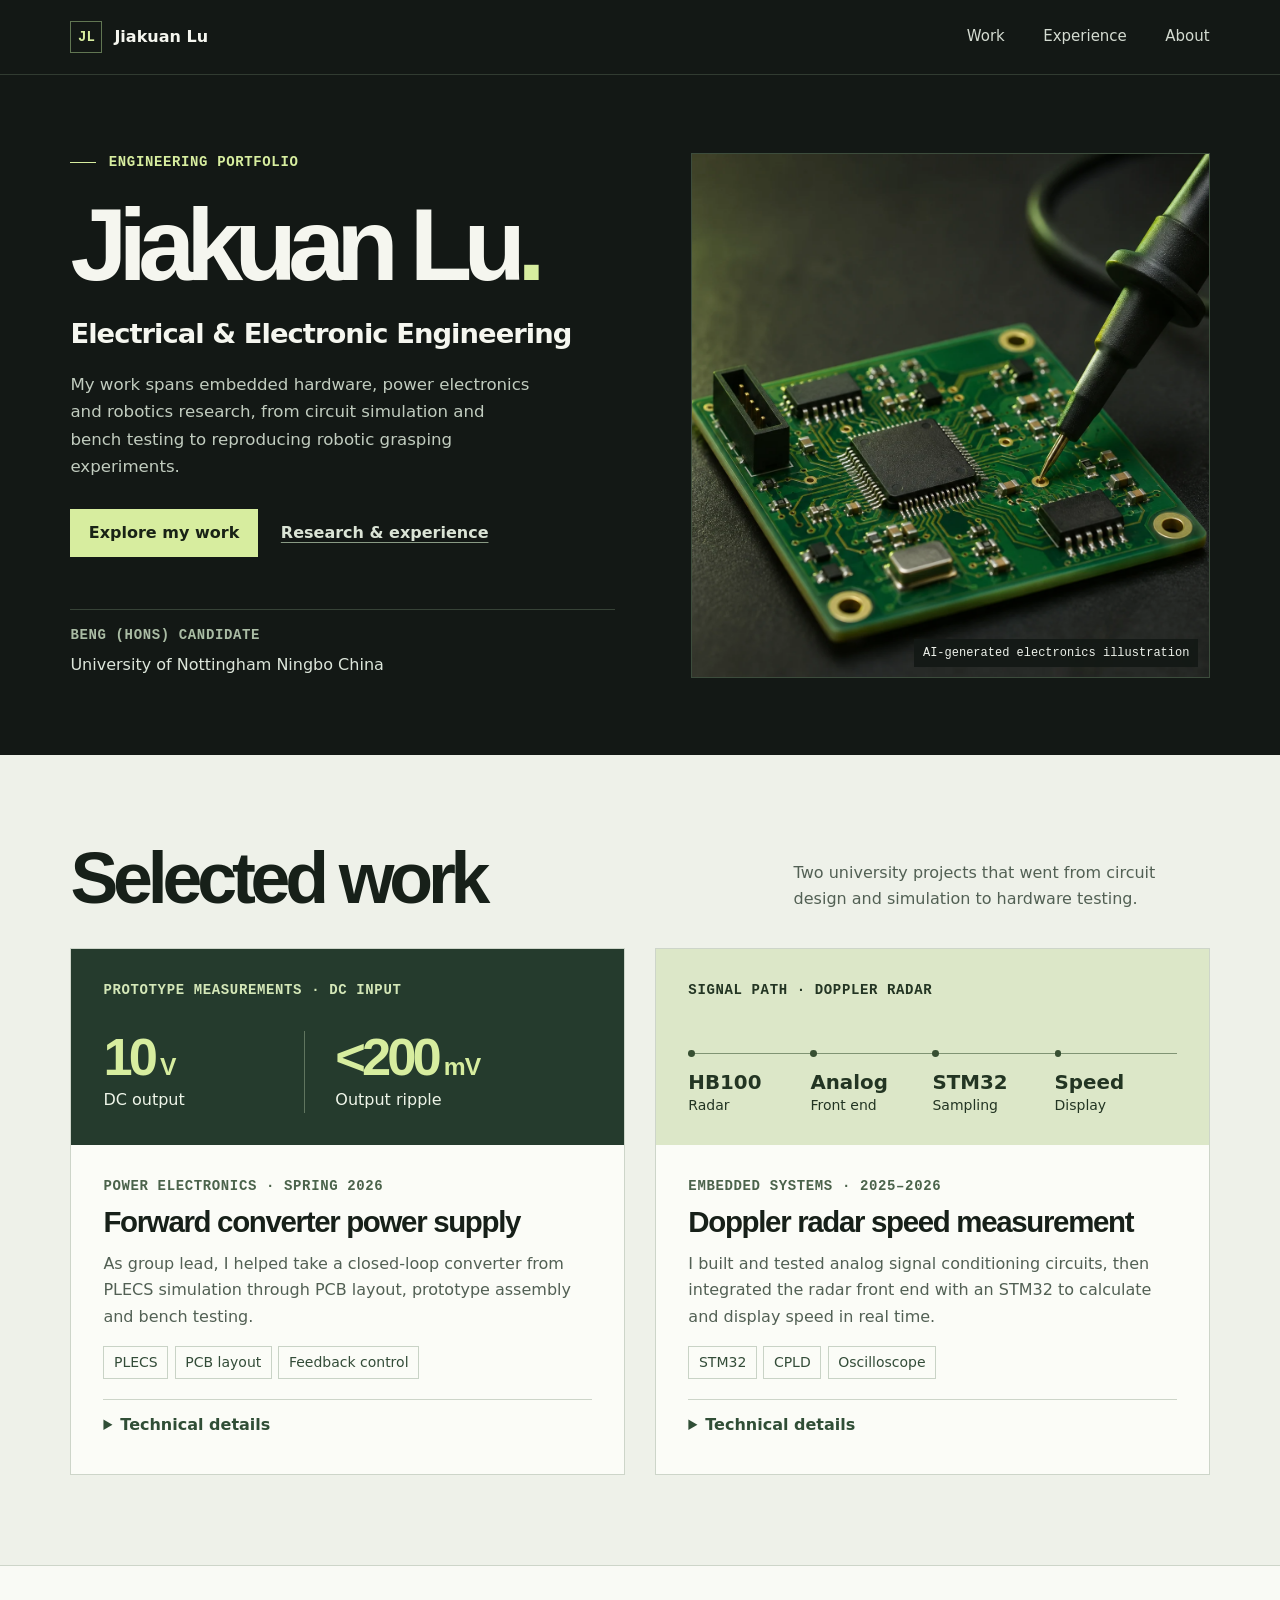
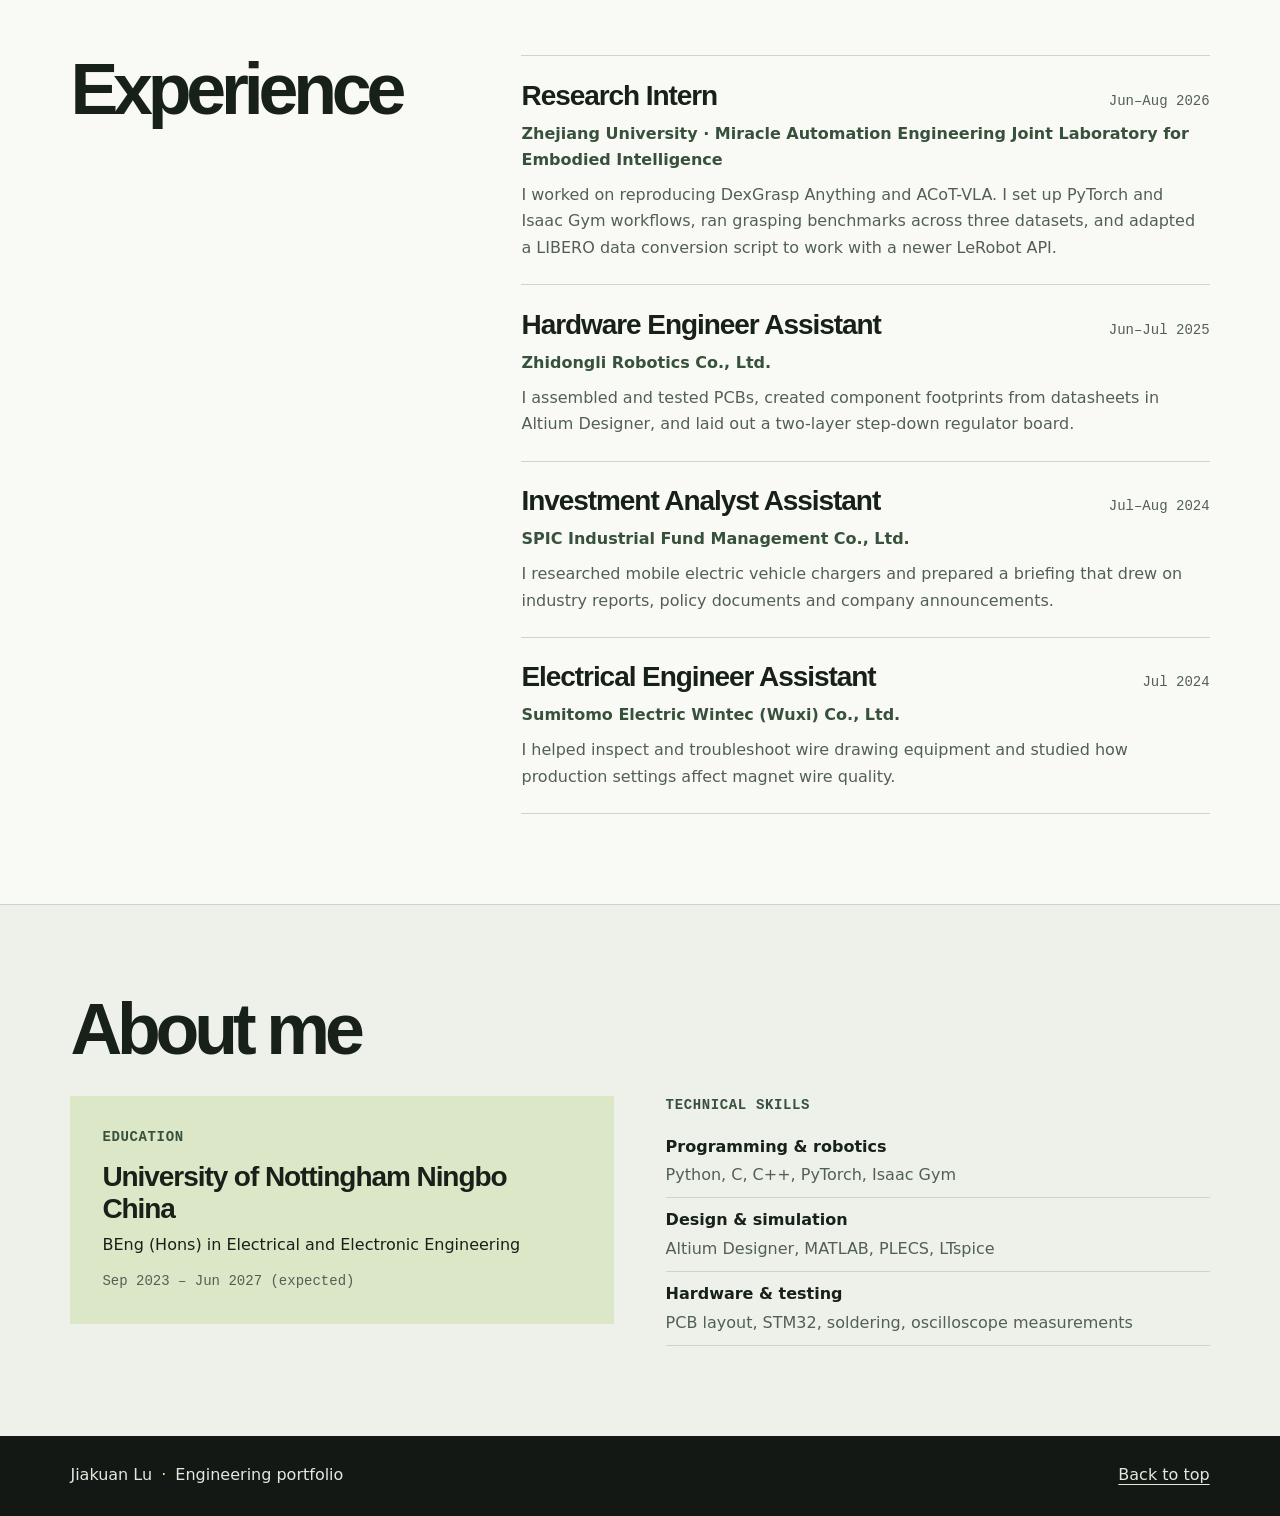
<file: version-1/index.html>
<!doctype html>
<html lang="en">
<head>
  <meta charset="utf-8">
  <meta name="viewport" content="width=device-width, initial-scale=1">
  <meta name="description" content="Jiakuan Lu, an electrical and electronic engineering student working across embedded hardware, power electronics and robotics research.">
  <meta name="theme-color" content="#131815">
  <title>Jiakuan Lu | Engineering Portfolio</title>
  <link rel="stylesheet" href="./styles.css">
</head>
<body>
  <a class="skip-link" href="#main">Skip to content</a>
  <header class="site-header" id="top">
    <div class="shell header-inner">
      <a class="wordmark" href="#top"><span class="monogram" aria-hidden="true">JL</span> <span>Jiakuan Lu</span></a>
      <nav aria-label="Main navigation">
        <a href="#work">Work</a>
        <a href="#experience">Experience</a>
        <a href="#about">About</a>
      </nav>
    </div>
  </header>

  <main id="main" tabindex="-1">
    <section class="hero" aria-labelledby="name">
      <div class="shell hero-grid">
        <div class="hero-copy">
          <p class="label hero-label">Engineering portfolio</p>
          <h1 id="name">Jiakuan Lu<span>.</span></h1>
          <p class="hero-role">Electrical &amp; Electronic Engineering</p>
          <p class="hero-intro">My work spans embedded hardware, power electronics and robotics research, from circuit simulation and bench testing to reproducing robotic grasping experiments.</p>
          <div class="hero-links">
            <a class="button" href="#work">Explore my work</a>
            <a class="secondary-link" href="#experience">Research &amp; experience</a>
          </div>
          <div class="hero-school">
            <span class="label">BEng (Hons) candidate</span>
            <span>University of Nottingham Ningbo China</span>
          </div>
        </div>
        <figure class="hero-figure">
          <img src="./assets/circuit-board.webp" width="1254" height="1254" alt="An oscilloscope probe touching a test pad on a printed circuit board" fetchpriority="high">
          <figcaption>AI-generated electronics illustration</figcaption>
        </figure>
      </div>
    </section>

    <section class="work section" id="work" aria-labelledby="work-title">
      <div class="shell">
        <div class="section-heading work-heading">
          <h2 id="work-title">Selected work</h2>
          <p>Two university projects that went from circuit design and simulation to hardware testing.</p>
        </div>
        <div class="project-grid">
          <article class="project">
            <div class="project-result converter-result">
              <p class="label">Prototype measurements · DC input</p>
              <dl class="measurements">
                <div><dt>DC output</dt><dd>10<span> V</span></dd></div>
                <div><dt>Output ripple</dt><dd>&lt;200<span> mV</span></dd></div>
              </dl>
            </div>
            <div class="project-body">
              <p class="label project-meta">Power electronics · Spring 2026</p>
              <h3>Forward converter power supply</h3>
              <p class="project-description">As group lead, I helped take a closed-loop converter from PLECS simulation through PCB layout, prototype assembly and bench testing.</p>
              <ul class="tags" aria-label="Tools and skills"><li>PLECS</li><li>PCB layout</li><li>Feedback control</li></ul>
              <details>
                <summary>Technical details</summary>
                <p>I designed Type I and Type III voltage controllers using the k-factor method and worked on the transformer and output inductor. In testing, the Type III design improved 100 Hz line ripple rejection by 37% compared with Type I.</p>
              </details>
            </div>
          </article>
          <article class="project">
            <div class="project-result radar-result">
              <p class="label">Signal path · Doppler radar</p>
              <ol class="signal-path" aria-label="Signal path from radar to display">
                <li><strong>HB100</strong><span>Radar</span></li>
                <li><strong>Analog</strong><span>Front end</span></li>
                <li><strong>STM32</strong><span>Sampling</span></li>
                <li><strong>Speed</strong><span>Display</span></li>
              </ol>
            </div>
            <div class="project-body">
              <p class="label project-meta">Embedded systems · 2025–2026</p>
              <h3>Doppler radar speed measurement</h3>
              <p class="project-description">I built and tested analog signal conditioning circuits, then integrated the radar front end with an STM32 to calculate and display speed in real time.</p>
              <ul class="tags" aria-label="Tools and skills"><li>STM32</li><li>CPLD</li><li>Oscilloscope</li></ul>
              <details>
                <summary>Technical details</summary>
                <p>I built an 80–1,200 Hz bandpass filter, an inverting amplifier and a Schmitt trigger comparator. I verified the analog response on an oscilloscope and used USART to debug ADC sampling and Doppler frequency extraction.</p>
              </details>
            </div>
          </article>
        </div>
      </div>
    </section>

    <section class="experience section" id="experience" aria-labelledby="experience-title">
      <div class="shell experience-grid">
        <div class="section-heading">
          <h2 id="experience-title">Experience</h2>
        </div>
        <ol class="experience-list">
          <li class="experience-item">
            <div class="experience-title"><h3>Research Intern</h3><p class="date">Jun–Aug 2026</p></div>
            <p class="organization">Zhejiang University · Miracle Automation Engineering Joint Laboratory for Embodied Intelligence</p>
            <p>I worked on reproducing DexGrasp Anything and ACoT-VLA. I set up PyTorch and Isaac Gym workflows, ran grasping benchmarks across three datasets, and adapted a LIBERO data conversion script to work with a newer LeRobot API.</p>
          </li>
          <li class="experience-item">
            <div class="experience-title"><h3>Hardware Engineer Assistant</h3><p class="date">Jun–Jul 2025</p></div>
            <p class="organization">Zhidongli Robotics Co., Ltd.</p>
            <p>I assembled and tested PCBs, created component footprints from datasheets in Altium Designer, and laid out a two-layer step-down regulator board.</p>
          </li>
          <li class="experience-item">
            <div class="experience-title"><h3>Investment Analyst Assistant</h3><p class="date">Jul–Aug 2024</p></div>
            <p class="organization">SPIC Industrial Fund Management Co., Ltd.</p>
            <p>I researched mobile electric vehicle chargers and prepared a briefing that drew on industry reports, policy documents and company announcements.</p>
          </li>
          <li class="experience-item">
            <div class="experience-title"><h3>Electrical Engineer Assistant</h3><p class="date">Jul 2024</p></div>
            <p class="organization">Sumitomo Electric Wintec (Wuxi) Co., Ltd.</p>
            <p>I helped inspect and troubleshoot wire drawing equipment and studied how production settings affect magnet wire quality.</p>
          </li>
        </ol>
      </div>
    </section>

    <section class="about section" id="about" aria-labelledby="about-title">
      <div class="shell">
        <div class="section-heading"><h2 id="about-title">About me</h2></div>
        <div class="about-grid">
          <div class="education">
            <p class="label">Education</p>
            <h3>University of Nottingham Ningbo China</h3>
            <p>BEng (Hons) in Electrical and Electronic Engineering</p>
            <p class="date">Sep 2023 – Jun 2027 (expected)</p>
          </div>
          <div class="skills">
            <h3 class="label">Technical skills</h3>
            <dl>
              <div><dt>Programming &amp; robotics</dt><dd>Python, C, C++, PyTorch, Isaac Gym</dd></div>
              <div><dt>Design &amp; simulation</dt><dd>Altium Designer, MATLAB, PLECS, LTspice</dd></div>
              <div><dt>Hardware &amp; testing</dt><dd>PCB layout, STM32, soldering, oscilloscope measurements</dd></div>
            </dl>
          </div>
        </div>
      </div>
    </section>
  </main>

  <footer class="footer">
    <div class="shell footer-inner"><p>Jiakuan Lu <span>·</span> Engineering portfolio</p><a href="#top">Back to top</a></div>
  </footer>
</body>
</html>
</file>
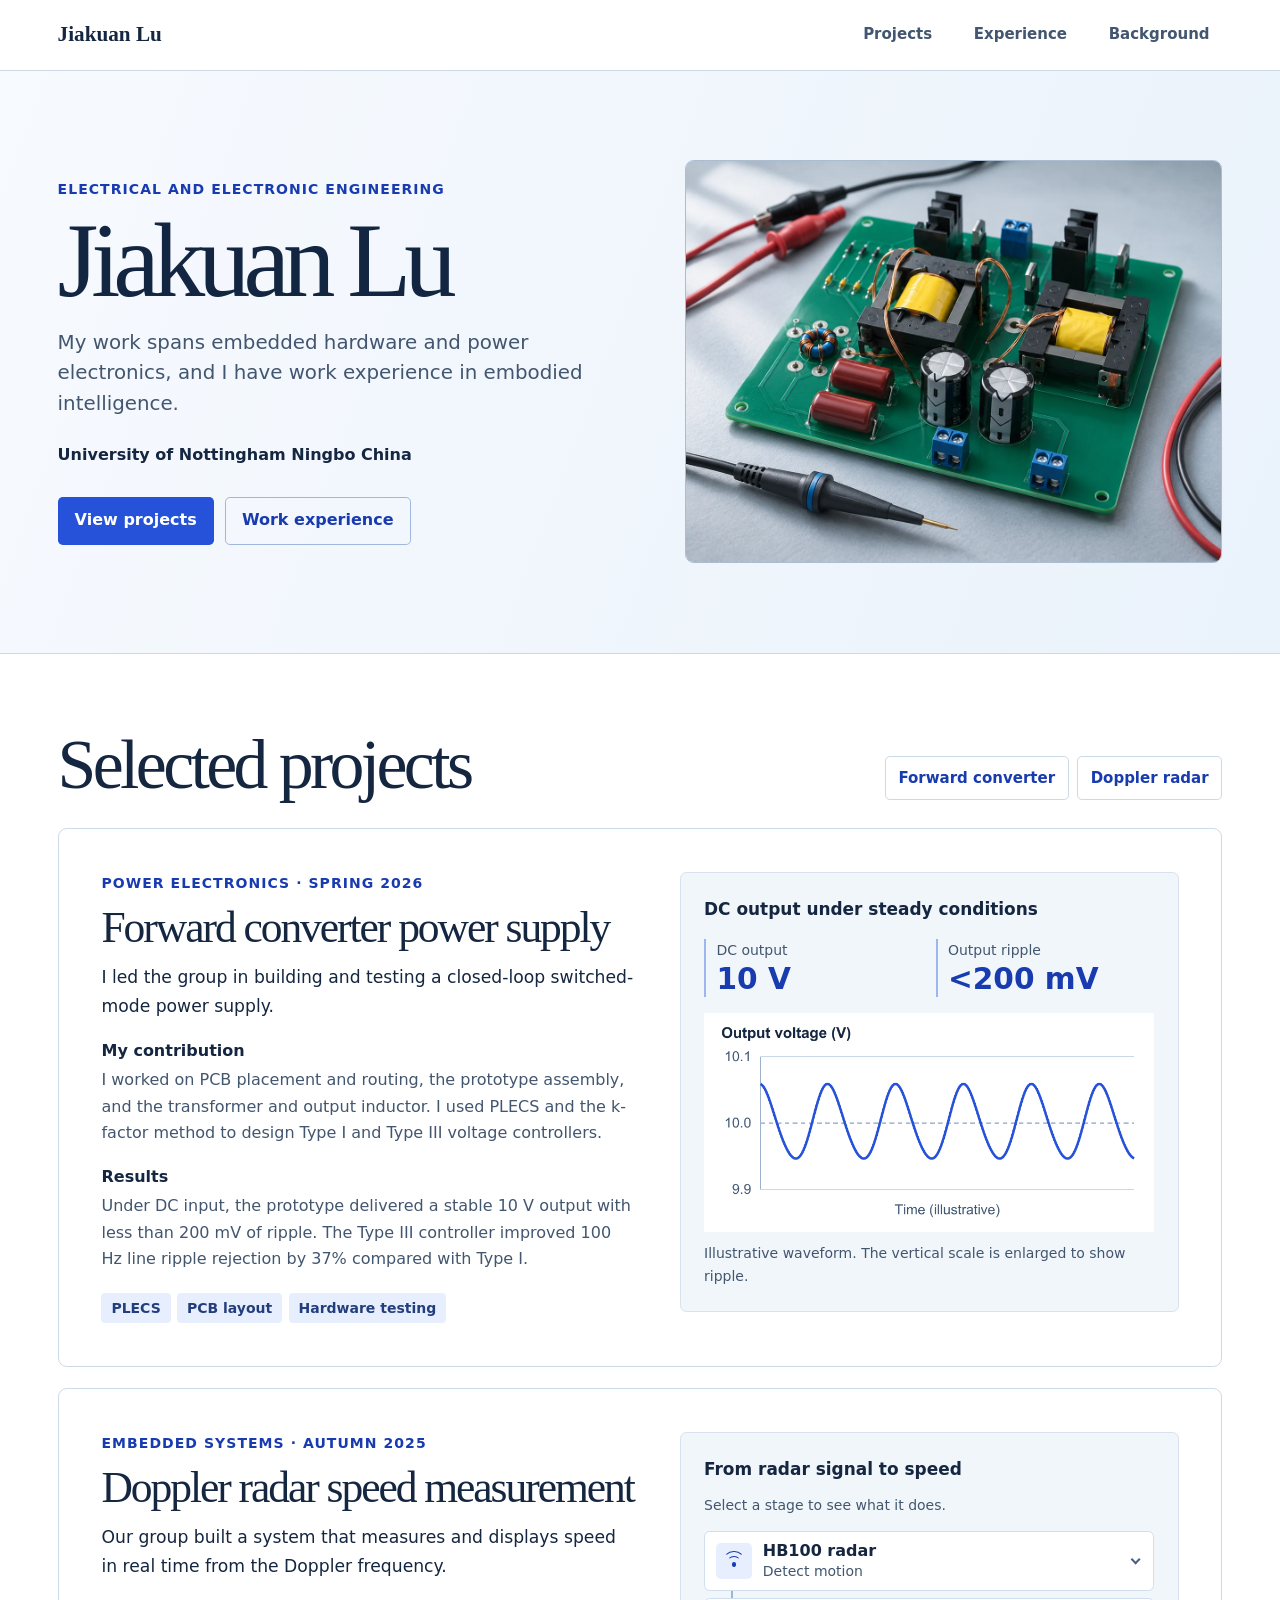
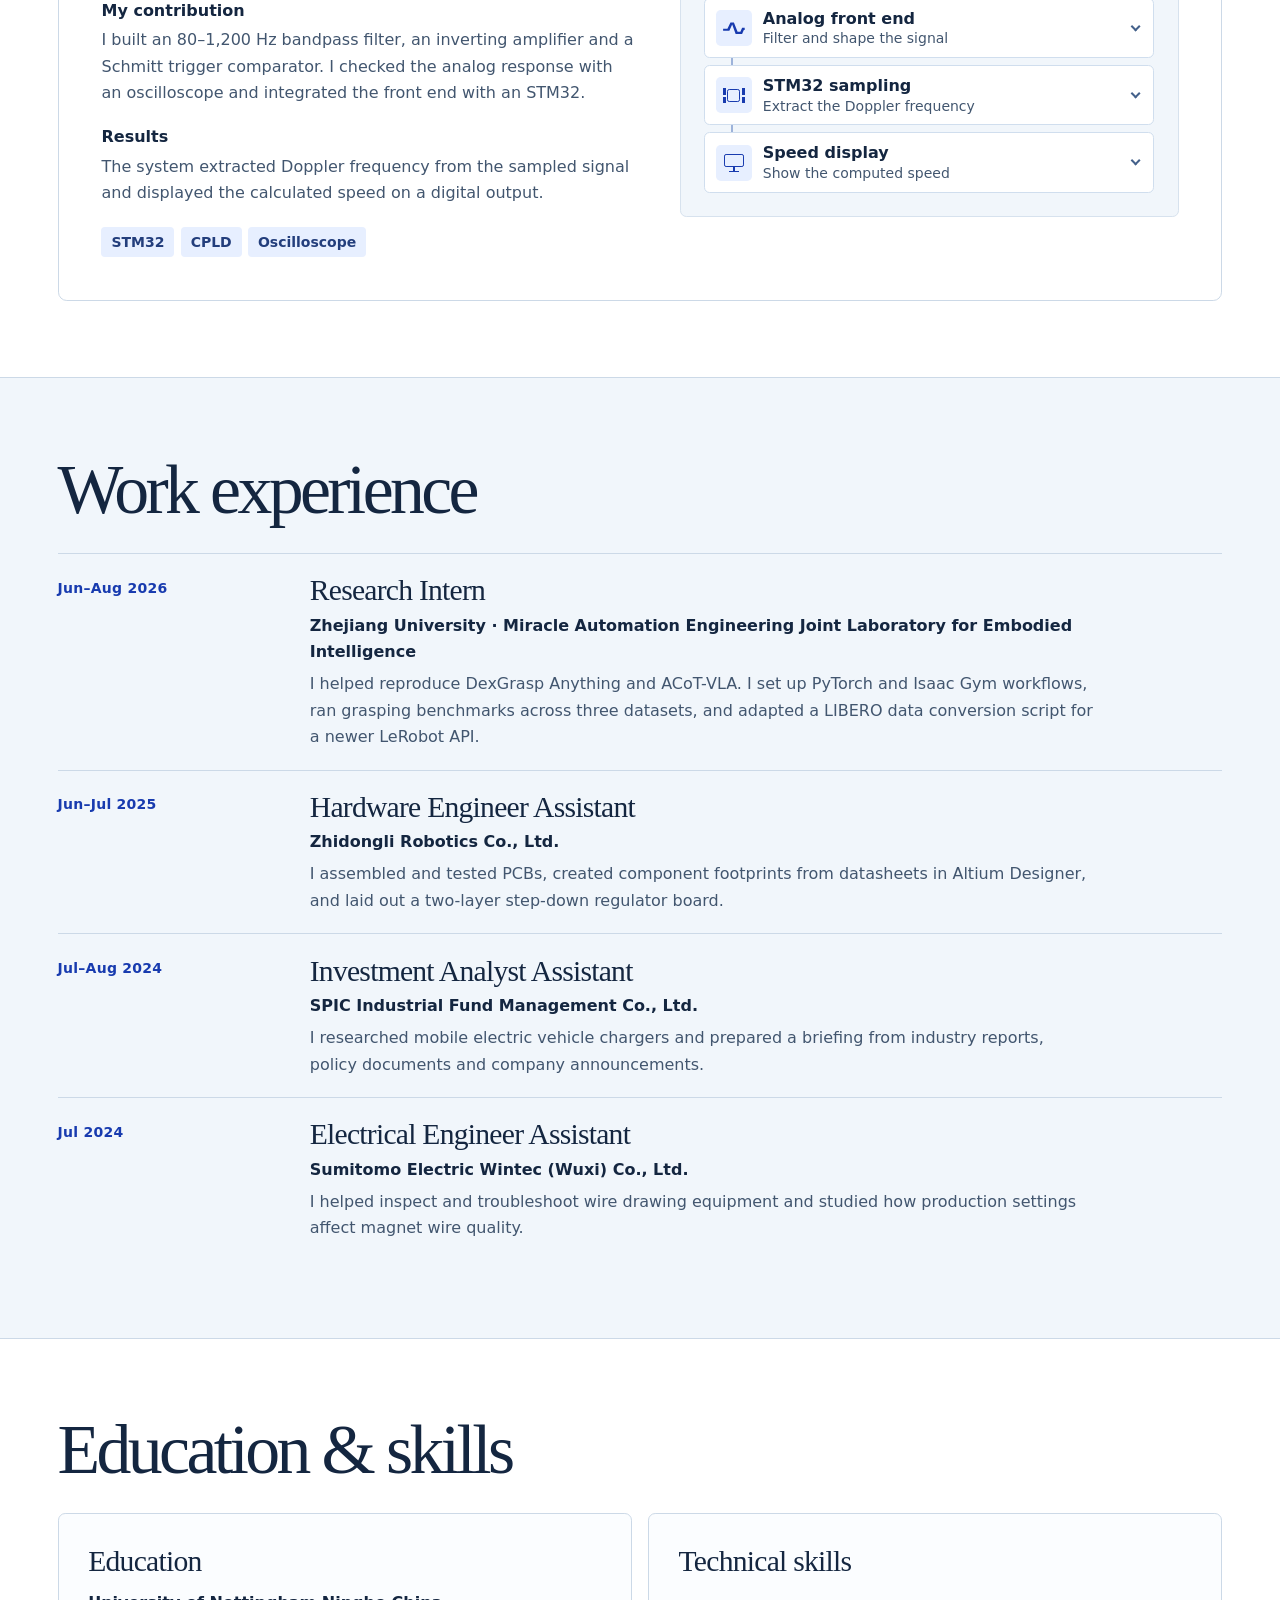
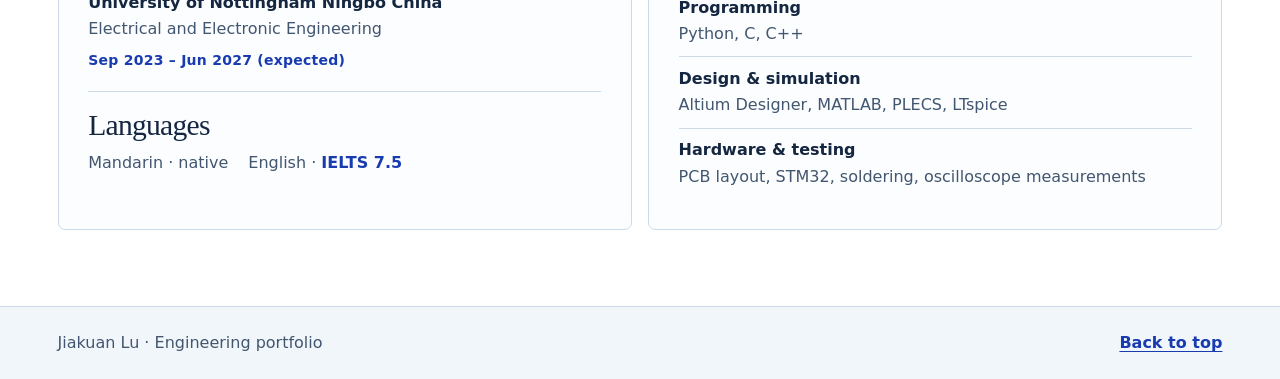
<file: version-2/index.html>
<!doctype html>
<html lang="en">
<head>
  <meta charset="utf-8">
  <meta name="viewport" content="width=device-width, initial-scale=1">
  <meta name="description" content="Jiakuan Lu, an Electrical and Electronic Engineering student at the University of Nottingham Ningbo China.">
  <meta name="theme-color" content="#f1f6fb">
  <title>Jiakuan Lu | Engineering Portfolio</title>
  <link rel="stylesheet" href="./styles.css">
  <script src="./navigation.js" defer></script>
</head>
<body>
  <a class="skip-link" href="#main">Skip to content</a>
  <header class="site-header" id="site-header">
    <div class="shell header-inner">
      <a class="wordmark" href="#home" aria-current="location">Jiakuan Lu</a>
      <nav aria-label="Main navigation">
        <a href="#projects">Projects</a>
        <a href="#experience">Experience</a>
        <a href="#background">Background</a>
      </nav>
    </div>
  </header>

  <main id="main" tabindex="-1">
    <section class="hero" id="home" aria-labelledby="name">
      <div class="shell hero-grid">
        <div class="hero-copy">
          <p class="eyebrow">Electrical and Electronic Engineering</p>
          <h1 id="name">Jiakuan Lu</h1>
          <p class="intro">My work spans embedded hardware and power electronics, and I have work experience in embodied intelligence.</p>
          <p class="university">University of Nottingham Ningbo China</p>
          <div class="hero-links">
            <a class="button primary" href="#projects">View projects</a>
            <a class="button secondary" href="#experience">Work experience</a>
          </div>
        </div>
        <img class="hero-photo" src="./assets/converter-lab.webp" width="1200" height="900" alt="Illustration of a converter board with transformers, capacitors, and test leads on a lab bench" fetchpriority="high">
      </div>
    </section>

    <section class="section" id="projects" aria-labelledby="projects-title">
      <div class="shell">
        <header class="section-heading project-heading">
          <h2 id="projects-title">Selected projects</h2>
          <nav class="project-index" aria-label="Jump to a project">
            <a href="#forward-converter">Forward converter</a>
            <a href="#doppler-radar">Doppler radar</a>
          </nav>
        </header>

        <article class="project" id="forward-converter" aria-labelledby="converter-title">
          <div class="project-copy">
            <p class="eyebrow">Power electronics · Spring 2026</p>
            <h3 id="converter-title">Forward converter power supply</h3>
            <p class="project-lead">I led the group in building and testing a closed-loop switched-mode power supply.</p>
            <div class="project-detail">
              <h4>My contribution</h4>
              <p>I worked on PCB placement and routing, the prototype assembly, and the transformer and output inductor. I used PLECS and the k-factor method to design Type I and Type III voltage controllers.</p>
            </div>
            <div class="project-detail">
              <h4>Results</h4>
              <p>Under DC input, the prototype delivered a stable 10 V output with less than 200 mV of ripple. The Type III controller improved 100 Hz line ripple rejection by 37% compared with Type I.</p>
            </div>
            <ul class="tags" aria-label="Tools and skills"><li>PLECS</li><li>PCB layout</li><li>Hardware testing</li></ul>
          </div>
          <figure class="project-visual waveform">
            <h4>DC output under steady conditions</h4>
            <dl class="readouts" aria-label="Prototype results under DC input">
              <div><dt>DC output</dt><dd>10 V</dd></div>
              <div><dt>Output ripple</dt><dd>&lt;200 mV</dd></div>
            </dl>
            <img src="./assets/converter-waveform.png" width="813" height="396" alt="An illustrative output voltage trace with small periodic ripple around 10 V">
            <figcaption>Illustrative waveform. The vertical scale is enlarged to show ripple.</figcaption>
          </figure>
        </article>

        <article class="project" id="doppler-radar" aria-labelledby="radar-title">
          <div class="project-copy">
            <p class="eyebrow">Embedded systems · Autumn 2025</p>
            <h3 id="radar-title">Doppler radar speed measurement</h3>
            <p class="project-lead">Our group built a system that measures and displays speed in real time from the Doppler frequency.</p>
            <div class="project-detail">
              <h4>My contribution</h4>
              <p>I built an 80–1,200 Hz bandpass filter, an inverting amplifier and a Schmitt trigger comparator. I checked the analog response with an oscilloscope and integrated the front end with an STM32.</p>
            </div>
            <div class="project-detail">
              <h4>Results</h4>
              <p>The system extracted Doppler frequency from the sampled signal and displayed the calculated speed on a digital output.</p>
            </div>
            <ul class="tags" aria-label="Tools and skills"><li>STM32</li><li>CPLD</li><li>Oscilloscope</li></ul>
          </div>
          <div class="project-visual signal" role="group" aria-labelledby="signal-title">
            <h4 id="signal-title">From radar signal to speed</h4>
            <p class="visual-help">Select a stage to see what it does.</p>
            <ol class="signal-flow">
              <li><details name="signal-stage"><summary><span class="stage-icon radar-icon" aria-hidden="true"><i></i></span><span><strong>HB100 radar</strong><small>Detect motion</small></span></summary><p>The radar provides a low-frequency Doppler signal when a target moves.</p></details></li>
              <li><details name="signal-stage"><summary><span class="stage-icon filter-icon" aria-hidden="true"><i></i></span><span><strong>Analog front end</strong><small>Filter and shape the signal</small></span></summary><p>The bandpass filter and amplifier condition the signal. A Schmitt trigger shapes the waveform.</p></details></li>
              <li><details name="signal-stage"><summary><span class="stage-icon chip-icon" aria-hidden="true"><i></i></span><span><strong>STM32 sampling</strong><small>Extract the Doppler frequency</small></span></summary><p>The microcontroller samples the signal with its ADC. I used USART to debug sampling and frequency extraction.</p></details></li>
              <li><details name="signal-stage"><summary><span class="stage-icon display-icon" aria-hidden="true"><i></i></span><span><strong>Speed display</strong><small>Show the computed speed</small></span></summary><p>The system converts the Doppler frequency into a speed and updates the display in real time.</p></details></li>
            </ol>
          </div>
        </article>
      </div>
    </section>

    <section class="section experience" id="experience" aria-labelledby="experience-title">
      <div class="shell">
        <header class="section-heading"><h2 id="experience-title">Work experience</h2></header>
        <ol class="experience-list">
          <li>
            <p class="date">Jun–Aug 2026</p>
            <div><h3>Research Intern</h3><p class="organization">Zhejiang University · Miracle Automation Engineering Joint Laboratory for Embodied Intelligence</p><p>I helped reproduce DexGrasp Anything and ACoT-VLA. I set up PyTorch and Isaac Gym workflows, ran grasping benchmarks across three datasets, and adapted a LIBERO data conversion script for a newer LeRobot API.</p></div>
          </li>
          <li>
            <p class="date">Jun–Jul 2025</p>
            <div><h3>Hardware Engineer Assistant</h3><p class="organization">Zhidongli Robotics Co., Ltd.</p><p>I assembled and tested PCBs, created component footprints from datasheets in Altium Designer, and laid out a two-layer step-down regulator board.</p></div>
          </li>
          <li>
            <p class="date">Jul–Aug 2024</p>
            <div><h3>Investment Analyst Assistant</h3><p class="organization">SPIC Industrial Fund Management Co., Ltd.</p><p>I researched mobile electric vehicle chargers and prepared a briefing from industry reports, policy documents and company announcements.</p></div>
          </li>
          <li>
            <p class="date">Jul 2024</p>
            <div><h3>Electrical Engineer Assistant</h3><p class="organization">Sumitomo Electric Wintec (Wuxi) Co., Ltd.</p><p>I helped inspect and troubleshoot wire drawing equipment and studied how production settings affect magnet wire quality.</p></div>
          </li>
        </ol>
      </div>
    </section>

    <section class="section" id="background" aria-labelledby="background-title">
      <div class="shell">
        <header class="section-heading"><h2 id="background-title">Education &amp; skills</h2></header>
        <div class="background-grid">
          <div class="background-card">
            <h3>Education</h3>
            <p class="school">University of Nottingham Ningbo China</p>
            <p>Electrical and Electronic Engineering</p>
            <p class="date">Sep 2023 – Jun 2027 (expected)</p>
            <h3 class="language-title">Languages</h3>
            <ul class="language-list"><li>Mandarin · native</li><li>English · <strong>IELTS 7.5</strong></li></ul>
          </div>
          <div class="background-card">
            <h3>Technical skills</h3>
            <dl class="skills-list">
              <div><dt>Programming</dt><dd>Python, C, C++</dd></div>
              <div><dt>Design &amp; simulation</dt><dd>Altium Designer, MATLAB, PLECS, LTspice</dd></div>
              <div><dt>Hardware &amp; testing</dt><dd>PCB layout, STM32, soldering, oscilloscope measurements</dd></div>
            </dl>
          </div>
        </div>
      </div>
    </section>
  </main>

  <footer class="site-footer">
    <div class="shell footer-inner"><p>Jiakuan Lu · Engineering portfolio</p><a href="#home">Back to top</a></div>
  </footer>
</body>
</html>
</file>
<file: version-1/styles.css>
:root {
  color-scheme: light;
  --ink: #172019;
  --paper: #eef1e9;
  --dark: #131815;
  --light: #f5f6ef;
  --accent: #d7ed9f;
  --subtle: #526054;
  --line: #cdd5c9;
  --body-font: "Segoe UI", system-ui, sans-serif;
  --display-font: Arial, Helvetica, sans-serif;
  --mono-font: ui-monospace, "Cascadia Mono", Consolas, monospace;
}

*, *::before, *::after { box-sizing: border-box; }
html { scroll-behavior: smooth; }
body { margin: 0; color: var(--ink); background: var(--paper); font: 1rem/1.65 var(--body-font); }
h1, h2, h3, p, ol, ul, dl, dd, figure { margin: 0; }
a { color: inherit; text-underline-offset: .24em; }
a, summary { -webkit-tap-highlight-color: transparent; }
:focus-visible { outline: 3px solid currentColor; outline-offset: 5px; }
img { display: block; width: 100%; }
.shell { width: min(79rem, calc(100% - clamp(2.25rem, 11vw, 10rem))); margin-inline: auto; }
.label { font: 600 .875rem/1.4 var(--mono-font); letter-spacing: .045em; text-transform: uppercase; }
.skip-link { position: fixed; z-index: 3; top: .5rem; left: .5rem; padding: .6rem 1rem; transform: translateY(-180%); background: var(--accent); color: var(--dark); }
.skip-link:focus { transform: translateY(0); }

.site-header, .hero, .footer { background: var(--dark); color: var(--light); }
.site-header { border-bottom: 1px solid #313b31; }
.header-inner { display: flex; justify-content: space-between; align-items: center; gap: 1.25rem; min-height: 4.6rem; }
.wordmark { display: inline-flex; align-items: center; gap: .75rem; font-weight: 650; text-decoration: none; white-space: nowrap; }
.monogram { display: grid; place-items: center; width: 2rem; height: 2rem; border: 1px solid #617652; color: var(--accent); font: 600 .875rem/1 var(--mono-font); }
.header-inner nav { display: flex; align-items: center; gap: clamp(.85rem, 3vw, 2.5rem); }
.header-inner nav a { display: flex; align-items: center; min-height: 2.75rem; color: #d4dbd1; text-decoration: none; font-size: .9375rem; }
.header-inner nav a:hover { color: var(--accent); text-decoration: underline; }

.hero { padding-block: clamp(3rem, 6.1vw, 6rem) clamp(3.5rem, 6vw, 5.75rem); }
.hero-grid { display: grid; grid-template-columns: minmax(0, 1.05fr) minmax(0, 1fr); align-items: center; gap: clamp(2.5rem, 6vw, 6rem); }
.hero-copy { min-width: 0; }
.hero-label { display: flex; align-items: center; gap: .8rem; margin-bottom: 1.45rem; color: var(--accent); }
.hero-label::before { content: ""; width: 1.6rem; height: 1px; background: currentColor; }
.hero h1 { font: 750 clamp(4.3rem, 8vw, 8.4rem)/.98 var(--display-font); letter-spacing: -.086em; }
.hero h1 span { color: var(--accent); }
.hero-role { margin-top: 1.3rem; font-size: clamp(1.125rem, 2.14vw, 1.78rem); line-height: 1.25; font-weight: 650; letter-spacing: -.035em; }
.hero-intro { max-width: 29rem; margin-top: 1.25rem; color: #c1ccbf; font-size: clamp(1rem, 1.3vw, 1.125rem); }
.hero-links { display: flex; align-items: center; flex-wrap: wrap; gap: .75rem 1.45rem; margin-top: 1.8rem; }
.button, .secondary-link { display: inline-flex; align-items: center; min-height: 3rem; font-weight: 650; }
.button { padding: .6rem 1.15rem; color: #192316; background: var(--accent); text-decoration: none; }
.button:hover { background: #e7f6be; }
.button:focus-visible { outline-color: var(--accent); }
.secondary-link { color: #dbe4d6; text-decoration-color: #899a84; }
.secondary-link:hover { color: var(--accent); text-decoration-color: currentColor; }
.hero-school { display: grid; gap: .35rem; margin-top: clamp(2rem, 4vw, 3.5rem); padding-top: 1.05rem; border-top: 1px solid #374337; color: #dde6db; }
.hero-school .label { color: #aabca4; }
.hero-figure { position: relative; align-self: stretch; min-height: 29rem; background: #212c23; border: 1px solid #3c4c3c; }
.hero-figure img { position: absolute; inset: 0; height: 100%; object-fit: cover; object-position: 50% 54%; }
.hero-figure figcaption { position: absolute; right: .65rem; bottom: .65rem; padding: .35rem .55rem; background: #131815ed; color: #edf1ea; font: .75rem/1.35 var(--mono-font); }

.section { padding-block: clamp(3.8rem, 7vw, 6.75rem); }
.section-heading h2 { font: 740 clamp(2.65rem, 5.6vw, 5rem)/.95 var(--display-font); letter-spacing: -.072em; }
.section-heading > p { color: var(--subtle); max-width: 26rem; }
.work-heading { display: flex; justify-content: space-between; align-items: end; gap: 1.25rem 2.5rem; margin-bottom: 2.25rem; }
.project-grid { display: grid; grid-template-columns: repeat(2, minmax(0, 1fr)); gap: clamp(1rem, 2.4vw, 2rem); align-items: start; }
.project { min-width: 0; border: 1px solid var(--line); background: #fbfcf7; }
.project-result { display: flex; min-height: 12.25rem; flex-direction: column; justify-content: space-between; gap: 1.25rem; padding: clamp(1.05rem, 3vw, 2rem); }
.converter-result { background: #253b2d; color: #eff5e9; }
.converter-result .label { color: #d4e7b8; }
.measurements { display: grid; grid-template-columns: .82fr 1.18fr; }
.measurements > div { display: flex; flex-direction: column-reverse; min-width: 0; }
.measurements > div + div { border-left: 1px solid #60755f; padding-left: clamp(.75rem, 2.4vw, 2rem); }
.measurements dt { margin-top: .2rem; }
.measurements dd { color: var(--accent); font: 720 clamp(2.4rem, 4.1vw, 4.25rem)/1 var(--display-font); letter-spacing: -.075em; white-space: nowrap; }
.measurements dd span { font-size: .47em; letter-spacing: -.035em; }
.radar-result { background: #dce7c8; color: #233523; }
.signal-path { display: grid; grid-template-columns: repeat(4, minmax(0, 1fr)); list-style: none; padding: 0; }
.signal-path li { position: relative; display: grid; gap: .14rem; min-width: 0; border-top: 1px solid #809474; padding: 1.05rem .65rem 0 0; }
.signal-path li::before { position: absolute; top: -.24rem; left: 0; width: .43rem; height: .43rem; background: #374f32; border-radius: 50%; content: ""; }
.signal-path strong { font-size: clamp(.95rem, 1.55vw, 1.3rem); line-height: 1.2; }
.signal-path span { font-size: .875rem; line-height: 1.2; }
.project-body { padding: clamp(1.05rem, 3vw, 2rem); }
.project-meta { color: #4b634b; }
.project-body h3 { margin-top: .55rem; font: 710 clamp(1.55rem, 2.3vw, 2.2rem)/1.12 var(--display-font); letter-spacing: -.045em; }
.project-description { min-height: 4.9rem; margin-top: .75rem; color: var(--subtle); }
.tags { display: flex; flex-wrap: wrap; gap: .4rem; margin-block: 1rem 1.25rem; padding: 0; list-style: none; }
.tags li { padding: .24rem .6rem; border: 1px solid #c9d3c6; color: #334c38; font-size: .875rem; }
details { border-top: 1px solid var(--line); }
summary { width: fit-content; padding: .75rem .25rem .25rem 0; color: #304e36; cursor: pointer; font-weight: 650; }
summary:hover { text-decoration: underline; }
details p { padding-top: .5rem; color: var(--subtle); }

.experience { border-top: 1px solid var(--line); background: #f9faf5; }
.experience-grid { display: grid; grid-template-columns: minmax(0, .72fr) minmax(0, 1.28fr); align-items: start; gap: 2.3rem clamp(2rem, 5vw, 5rem); }
.experience-list { list-style: none; padding: 0; border-top: 1px solid var(--line); }
.experience-item { padding-block: 1.45rem; border-bottom: 1px solid var(--line); }
.experience-title { display: flex; flex-wrap: wrap; justify-content: space-between; align-items: baseline; gap: .4rem 1rem; }
.experience-title h3, .education h3 { font: 710 clamp(1.3rem, 2.2vw, 1.75rem)/1.15 var(--display-font); letter-spacing: -.038em; }
.date { color: var(--subtle); font: 500 .875rem/1.5 var(--mono-font); }
.experience-item > p { max-width: 43rem; margin-top: .55rem; color: var(--subtle); }
.experience-item .organization { color: #37513c; font-weight: 650; }

.about { border-top: 1px solid var(--line); }
.about-grid { display: grid; grid-template-columns: repeat(2, minmax(0, 1fr)); align-items: start; gap: clamp(1.75rem, 4vw, 4rem); margin-top: 2.1rem; }
.education { padding: clamp(1.15rem, 3.5vw, 2rem); background: #dce7c8; }
.education .label, .skills .label { color: #37513c; }
.education h3 { margin-block: .8rem .45rem; }
.education .date { margin-top: .8rem; }
.skills .label { margin-bottom: .55rem; }
.skills dl > div { display: grid; gap: .15rem; border-bottom: 1px solid var(--line); padding: .55rem 0; }
.skills dt { font-weight: 650; }
.skills dd { color: var(--subtle); }
.footer-inner { display: flex; justify-content: space-between; align-items: center; flex-wrap: wrap; gap: .25rem 1rem; min-height: 5rem; padding-block: .75rem; color: #e0e9de; }
.footer-inner span { color: var(--accent); padding-inline: .25rem; }
.footer a { display: inline-flex; align-items: center; min-height: 2.75rem; }
.footer a:hover { color: var(--accent); }

@media (max-width: 65rem) {
  .project-description { min-height: 0; }
}

@media (max-width: 52rem) {
  .hero-grid { gap: 1.75rem; }
  .hero h1 { font-size: clamp(3.75rem, 9.2vw, 5.5rem); }
  .hero-figure { min-height: 23rem; }
  .experience-grid { grid-template-columns: 1fr; }
}

@media (max-width: 43rem) {
  .hero-grid, .project-grid, .about-grid { grid-template-columns: 1fr; }
  .hero h1 { font-size: clamp(3.65rem, 13vw, 6.2rem); }
  .hero-figure { align-self: auto; min-height: 0; aspect-ratio: 6 / 5; }
  .work-heading { align-items: start; flex-direction: column; gap: .7rem; margin-bottom: 1.6rem; }
  .project-result { min-height: 10.25rem; }
  .experience-grid { row-gap: 1.65rem; }
}

@media (max-width: 23rem) {
  .header-inner { gap: .65rem; }
  .wordmark { gap: .4rem; font-size: .875rem; }
  .monogram { display: none; }
  .header-inner nav { gap: .65rem; }
  .header-inner nav a { font-size: .875rem; }
  .signal-path span { font-size: .8125rem; }
}

@media (prefers-reduced-motion: reduce) {
  html { scroll-behavior: auto; }
}
</file>
<file: version-2/styles.css>
:root {
  color-scheme: light;
  --ink: #142640;
  --muted: #42566f;
  --blue: #2552d9;
  --blue-deep: #183baf;
  --paper: #fff;
  --wash: #f1f6fb;
  --soft-blue: #e7efff;
  --line: #ccd9e7;
  --header-height: 4.35rem;
  --sans: "Segoe UI", system-ui, sans-serif;
  --serif: Georgia, "Times New Roman", serif;
}

*, *::before, *::after { box-sizing: border-box; }
html { scroll-behavior: smooth; }
body { margin: 0; background: var(--paper); color: var(--ink); font: 1rem/1.65 var(--sans); }
h1, h2, h3, h4, p, ul, ol, dl, dd, figure { margin: 0; }
a { color: inherit; text-underline-offset: .2em; }
a:focus-visible, summary:focus-visible { outline: 2px solid var(--blue); outline-offset: 4px; }
[id] { scroll-margin-top: calc(var(--header-height) + 1.3rem); }
img { display: block; max-width: 100%; }
.shell { width: min(75rem, calc(100% - clamp(2rem, 9vw, 9rem))); margin-inline: auto; }
.eyebrow, .date { color: var(--blue-deep); font-size: .875rem; font-weight: 700; letter-spacing: .018em; }
.eyebrow { text-transform: uppercase; letter-spacing: .075em; }
.skip-link { position: fixed; z-index: 4; inset: .5rem auto auto .5rem; padding: .65rem 1rem; transform: translateY(-200%); background: var(--ink); color: white; }
.skip-link:focus { transform: translateY(0); }

.site-header { position: sticky; z-index: 2; top: 0; background: #fffffffa; border-bottom: 1px solid var(--line); }
.header-inner { display: flex; justify-content: space-between; align-items: center; gap: .65rem 1.4rem; min-height: 4.35rem; }
.wordmark { display: inline-flex; align-items: center; min-height: 2.75rem; white-space: nowrap; font: 700 1.325rem/1 var(--serif); text-decoration: none; }
.header-inner nav { display: flex; gap: clamp(.15rem, 1.3vw, 1rem); }
.header-inner nav a { display: inline-flex; align-items: center; min-height: 2.75rem; padding-inline: .8rem; border-radius: .3rem; color: var(--muted); text-decoration: none; font-size: .9375rem; font-weight: 650; }
.header-inner nav a:hover { color: var(--blue-deep); background: #f0f5ff; }
.header-inner nav a[aria-current] { color: var(--blue-deep); background: var(--soft-blue); }

.hero { padding-block: clamp(3rem, 7vw, 6.5rem); background: linear-gradient(110deg, #f7faff 0%, #edf4fb 75%, #eaf2fc 100%); border-bottom: 1px solid var(--line); }
.hero-grid { display: grid; grid-template-columns: minmax(0, 1.05fr) minmax(0, 1fr); align-items: center; gap: clamp(2rem, 5vw, 5rem); }
.hero h1 { margin-block: .55rem .9rem; color: #122642; font: 400 clamp(4.35rem, 8.2vw, 8rem)/.98 var(--serif); letter-spacing: -.068em; }
.hero .intro { max-width: 34rem; color: var(--muted); font-size: clamp(1.125rem, 1.55vw, 1.35rem); line-height: 1.55; }
.university { margin-top: 1.4rem; color: var(--ink); font-weight: 650; }
.hero-links { display: flex; flex-wrap: wrap; gap: .7rem; margin-top: 1.75rem; }
.button { display: inline-flex; min-height: 3rem; align-items: center; justify-content: center; padding: .55rem 1rem; border: 1px solid transparent; border-radius: .3rem; text-decoration: none; font-weight: 650; }
.primary { background: var(--blue); color: white; }
.primary:hover { background: var(--blue-deep); }
.secondary { border-color: #9fb6df; color: var(--blue-deep); }
.secondary:hover { background: #e0ebff; }
.hero-photo { width: 100%; height: auto; aspect-ratio: 4 / 3; object-fit: cover; object-position: center; border-radius: .55rem; border: 1px solid #abbdd0; background: #dde9f4; }

.section { padding-block: clamp(3.5rem, 6vw, 5.6rem); }
.section-heading { margin-bottom: 1.75rem; }
.section-heading h2 { font: 400 clamp(2.7rem, 5.45vw, 4.6rem)/1 var(--serif); letter-spacing: -.052em; }
.project-heading { display: flex; flex-wrap: wrap; justify-content: space-between; align-items: end; gap: 1.25rem; }
.project-index { display: flex; flex-wrap: wrap; gap: .5rem; }
.project-index a { display: inline-flex; align-items: center; min-height: 2.75rem; padding: .35rem .8rem; border: 1px solid var(--line); border-radius: .3rem; color: var(--blue-deep); text-decoration: none; font-size: .9375rem; font-weight: 650; }
.project-index a:hover { border-color: #9fb6df; background: var(--soft-blue); }
.project { display: grid; grid-template-columns: minmax(0, 1.07fr) minmax(0, 1fr); align-items: start; gap: clamp(1.5rem, 3.5vw, 3.25rem); padding: clamp(1.1rem, 3.35vw, 3rem); border: 1px solid var(--line); border-radius: .55rem; }
.project + .project { margin-top: 1.35rem; }
.project:target { border-color: #829fe0; }
.project h3 { margin-top: .55rem; font: 400 clamp(1.9rem, 3.4vw, 2.9rem)/1.07 var(--serif); letter-spacing: -.047em; }
.project-lead { margin-top: .8rem; color: var(--ink); font-size: 1.075rem; }
.project-detail { margin-top: 1.1rem; color: var(--muted); }
.project-detail h4, .project-visual h4 { color: var(--ink); font-size: 1rem; }
.project-detail p { margin-top: .2rem; }
.tags { display: flex; flex-wrap: wrap; gap: .4rem; margin-top: 1.3rem; padding: 0; list-style: none; }
.tags li { padding: .2rem .62rem; border-radius: .25rem; background: var(--soft-blue); color: #233e7c; font-size: .875rem; font-weight: 600; }
.project-visual { min-width: 0; padding: clamp(.9rem, 2vw, 1.45rem); border: 1px solid #d7e2ee; border-radius: .4rem; background: var(--wash); }
.project-visual h4 { font-size: 1.06rem; }
.readouts { display: grid; grid-template-columns: 1fr 1fr; gap: .8rem; margin-block: .9rem 1rem; }
.readouts > div { border-left: 2px solid #9cb7ef; padding-left: .65rem; }
.readouts dt { color: var(--muted); font-size: .875rem; }
.readouts dd { color: var(--blue-deep); font-size: clamp(1.25rem, 2.7vw, 1.85rem); font-weight: 700; line-height: 1.2; white-space: nowrap; }
.waveform img { width: 100%; height: auto; }
.waveform figcaption, .visual-help { margin-top: .6rem; color: var(--muted); font-size: .875rem; }

.signal-flow { position: relative; list-style: none; margin-top: .85rem; padding: 0; }
.signal-flow li { position: relative; }
.signal-flow li + li { margin-top: .45rem; }
.signal-flow li + li::before { content: ""; position: absolute; top: -.45rem; left: 1.7rem; width: 2px; height: .45rem; background: #9db3da; }
.signal-flow details { border: 1px solid #d0deee; border-radius: .35rem; background: #fff; }
.signal-flow details[open], .signal-flow details:hover { border-color: #9bb6ed; }
.signal-flow summary { display: grid; grid-template-columns: 2.25rem 1fr .65rem; align-items: center; gap: .68rem; padding: .55rem .68rem; cursor: pointer; list-style: none; }
.signal-flow summary::-webkit-details-marker { display: none; }
.signal-flow summary::after { content: ""; width: .45rem; height: .45rem; margin-top: -.2rem; border-right: 2px solid #44618b; border-bottom: 2px solid #44618b; transform: rotate(45deg); }
.signal-flow details[open] summary::after { margin-top: .2rem; transform: rotate(-135deg); }
.signal-flow strong, .signal-flow small { display: block; line-height: 1.35; }
.signal-flow small { color: var(--muted); font-size: .875rem; }
.signal-flow details > p { padding: 0 .75rem .6rem 3.6rem; color: var(--muted); font-size: .9375rem; }
.stage-icon { position: relative; display: grid; width: 2.25rem; height: 2.25rem; place-items: center; border-radius: .3rem; background: var(--soft-blue); color: var(--blue-deep); }
.stage-icon i, .stage-icon::before, .stage-icon::after { display: block; position: absolute; }
.stage-icon::before, .stage-icon::after { content: ""; }
.radar-icon i { width: .28rem; height: .28rem; border-radius: 50%; background: currentColor; top: 1.21rem; }
.radar-icon::before, .radar-icon::after { border: 1.5px solid transparent; border-top-color: currentColor; border-radius: 50%; }
.radar-icon::before { width: 1.35rem; height: 1.26rem; top: .52rem; }
.radar-icon::after { width: .85rem; height: .82rem; top: .8rem; }
.filter-icon i { width: 1.35rem; height: .85rem; background: currentColor; clip-path: polygon(0% 55%, 20% 55%, 34% 9%, 50% 9%, 67% 77%, 80% 77%, 88% 49%, 100% 49%, 100% 65%, 96% 65%, 88% 94%, 58% 94%, 42% 25%, 42% 25%, 29% 71%, 0% 71%); }
.chip-icon i { width: .82rem; height: .82rem; border: 1.5px solid currentColor; border-radius: .14rem; }
.chip-icon::before, .chip-icon::after { width: 1.35rem; height: .4rem; border-inline: .23rem solid currentColor; }
.chip-icon::before { top: .7rem; }
.chip-icon::after { bottom: .64rem; }
.display-icon::before { width: 1.28rem; height: .84rem; top: .59rem; border: 1.5px solid currentColor; border-radius: .13rem; }
.display-icon::after { width: .65rem; height: 1.5px; bottom: .52rem; background: currentColor; }
.display-icon i { width: 1.5px; height: .25rem; bottom: .57rem; background: currentColor; }

.experience { border-block: 1px solid var(--line); background: var(--wash); }
.experience-list { padding: 0; list-style: none; }
.experience-list li { display: grid; grid-template-columns: minmax(8rem, 1fr) minmax(0, 4fr); gap: .4rem 1.5rem; padding-block: 1.2rem; border-top: 1px solid var(--line); }
.experience-list .date { padding-top: .22rem; }
.experience-list h3, .background-card h3 { color: var(--ink); font: 400 clamp(1.4rem, 2.5vw, 1.85rem)/1.15 var(--serif); letter-spacing: -.025em; }
.experience-list li div > p { max-width: 49rem; margin-top: .35rem; color: var(--muted); }
.experience-list .organization { color: var(--ink); font-weight: 650; }

.background-grid { display: grid; grid-template-columns: repeat(2, minmax(0, 1fr)); gap: 1rem; }
.background-card { padding: clamp(1rem, 3vw, 1.85rem); border: 1px solid var(--line); border-radius: .45rem; background: #fbfdff; color: var(--muted); }
.background-card .school { margin-top: .75rem; color: var(--ink); font-weight: 650; }
.background-card .date { margin-top: .4rem; }
.language-title { margin-top: 1.15rem; padding-top: 1rem; border-top: 1px solid var(--line); }
.language-list { display: flex; flex-wrap: wrap; gap: .35rem 1.25rem; list-style: none; margin-top: .55rem; padding: 0; }
.language-list strong { color: var(--blue-deep); }
.skills-list { margin-top: .5rem; }
.skills-list > div { padding-block: .55rem; }
.skills-list > div + div { border-top: 1px solid var(--line); }
.skills-list dt { color: var(--ink); font-weight: 650; }
.site-footer { border-top: 1px solid var(--line); background: var(--wash); color: var(--muted); }
.footer-inner { display: flex; justify-content: space-between; flex-wrap: wrap; align-items: center; gap: .15rem 1rem; padding-block: .6rem; min-height: 4.5rem; }
.footer-inner a { display: inline-flex; align-items: center; min-height: 2.75rem; color: var(--blue-deep); font-weight: 650; }

@media (max-width: 56rem) {
  .hero h1 { font-size: clamp(3.6rem, 8.6vw, 5.7rem); }
  .project { gap: 1.25rem; }
}

@media (max-width: 45rem) {
  .hero-grid, .project, .background-grid { grid-template-columns: 1fr; }
  .hero h1 { font-size: clamp(3.7rem, 11vw, 5.75rem); }
  .hero-photo { aspect-ratio: 16 / 10; }
  .experience-list li { grid-template-columns: 1fr; }
}

@media (max-width: 30rem) {
  :root { --header-height: 6.2rem; }
  .header-inner { flex-direction: column; align-items: flex-start; justify-content: center; gap: 0; padding-block: .25rem .4rem; }
  .header-inner nav { margin-left: -.6rem; }
  .header-inner nav a { padding-inline: .6rem; }
  .footer-inner { align-items: start; flex-direction: column; }
}

@media (prefers-reduced-motion: reduce) {
  html { scroll-behavior: auto; }
}
</file>
